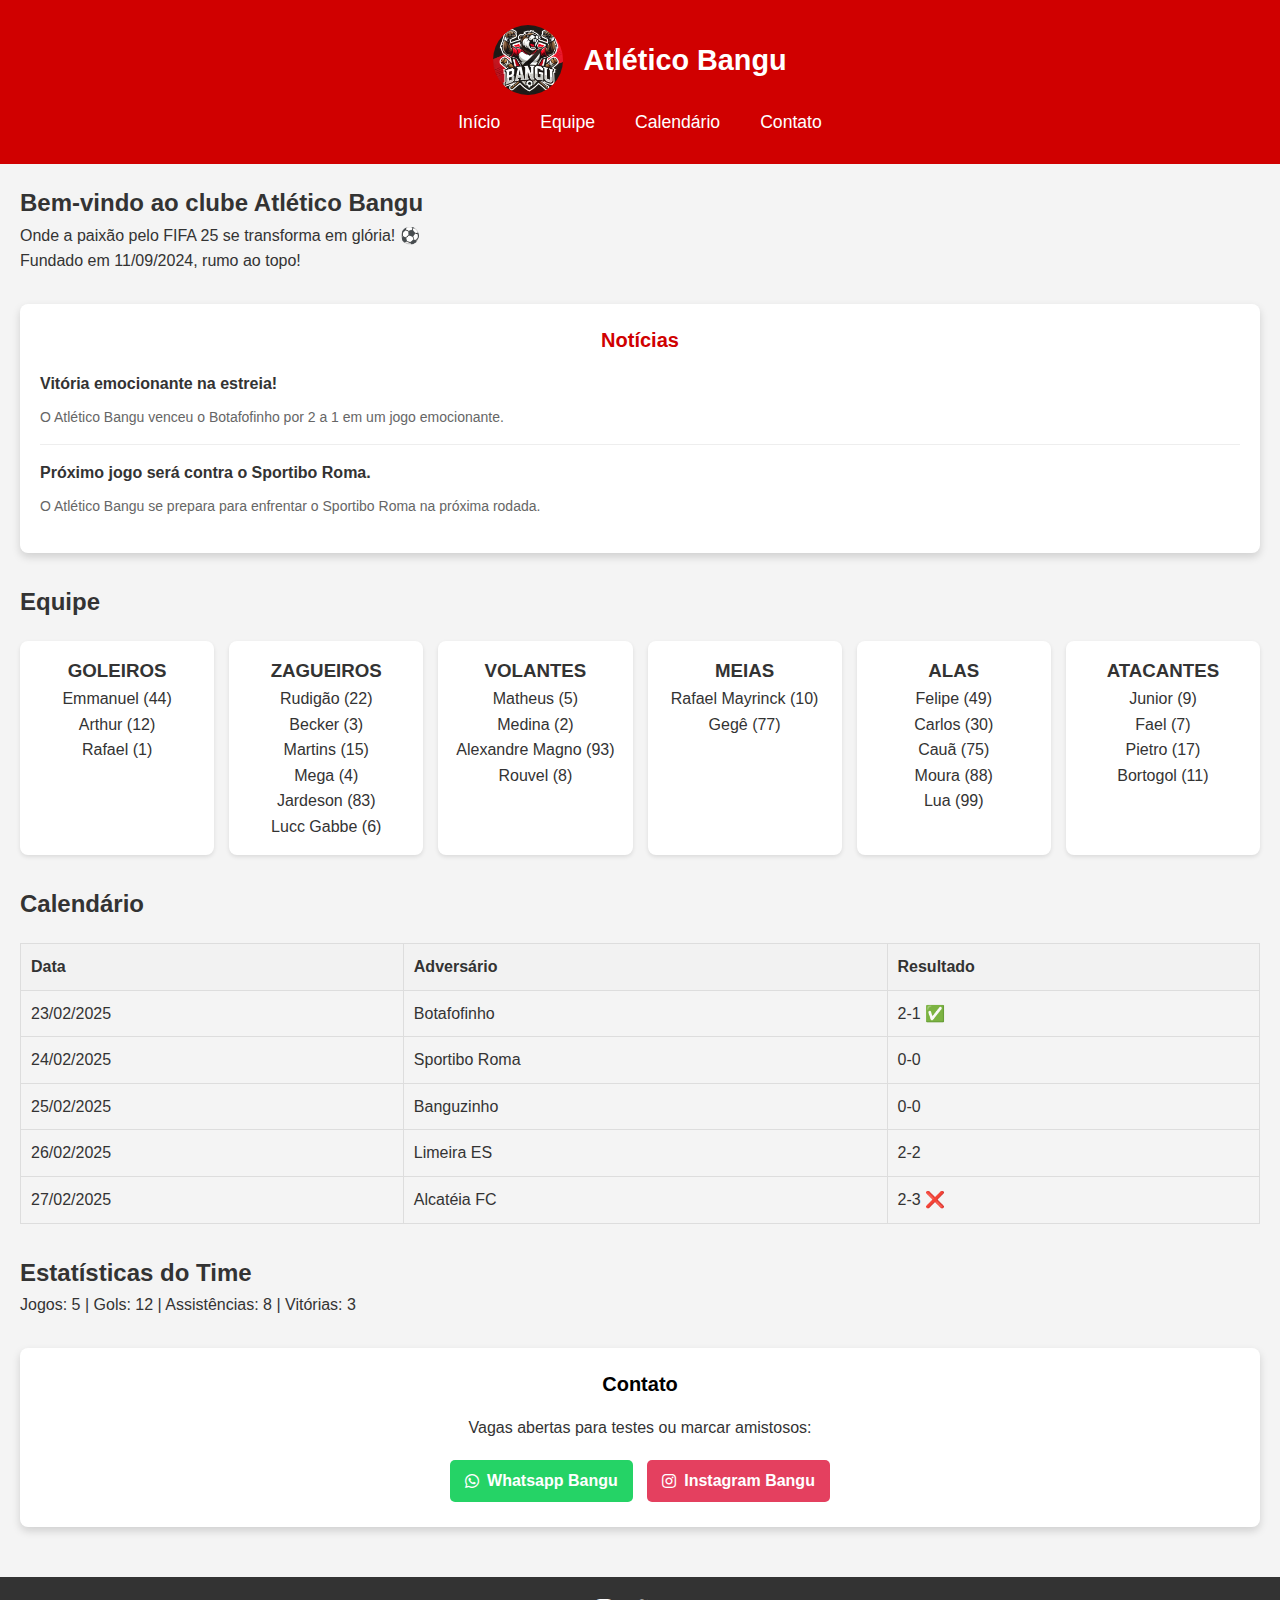
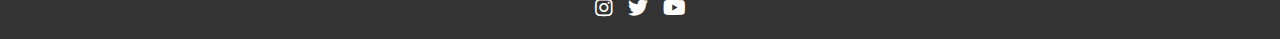
<file: index.html>
<!DOCTYPE html>
<html lang="pt-br">
<head>
    <meta charset="UTF-8">
    <meta name="viewport" content="width=device-width, initial-scale=1.0">
    <title>Atlético Bangu Oficial</title>
    <link rel="stylesheet" href="styles.css">
    <link rel="stylesheet" href="https://cdnjs.cloudflare.com/ajax/libs/font-awesome/5.15.3/css/all.min.css">
</head>
<body>
    <header class="mobile-nav">
        <div class="logo-container">
            <img src="imagens/logo.jpg" alt="Mascote Bangu Pro Clubs" class="logo">
            <h1>Atlético Bangu</h1>
        </div>
        <nav>
            <ul>
                <li><a href="#home">Início</a></li>
                <li><a href="#equipe">Equipe</a></li>
                <li><a href="#calendario">Calendário</a></li>
                <li><a href="#contato">Contato</a></li>
            </ul>
        </nav>
    </header>
    <main class="content">
        <section id="home" class="section">
            <h2>Bem-vindo ao clube Atlético Bangu</h2>
            <p>Onde a paixão pelo FIFA 25 se transforma em glória! ⚽</p>
            <p>Fundado em 11/09/2024, rumo ao topo! </p>
        </section>
        <section id="noticias" class="section noticias-destaque">
            <h2>Notícias</h2>
            <div class="noticia">
                <h3>Vitória emocionante na estreia!</h3>
                <p>O Atlético Bangu venceu o Botafofinho por 2 a 1 em um jogo emocionante.</p>
            </div>
            <div class="noticia">
                <h3>Próximo jogo será contra o Sportibo Roma.</h3>
                <p>O Atlético Bangu se prepara para enfrentar o Sportibo Roma na próxima rodada.</p>
            </div>
        </section>
        <section id="equipe" class="section">
            <h2>Equipe</h2>
            <div class="grid-container">
                <div class="posicao">
                    <h3>GOLEIROS</h3>
                    <p>Emmanuel (44)<br>Arthur (12)<br>Rafael (1)</p>
                </div>
                <div class="posicao">
                    <h3>ZAGUEIROS</h3>
                    <p>Rudigão (22)<br>Becker (3)<br>Martins (15)<br>Mega (4)<br>Jardeson (83)<br>Lucc Gabbe (6)</p>
                </div>
                <div class="posicao">
                    <h3>VOLANTES</h3>
                    <p>Matheus (5)<br>Medina (2)<br>Alexandre Magno (93)<br>Rouvel (8)</p>
                </div>
                <div class="posicao">
                    <h3>MEIAS</h3>
                    <p>Rafael Mayrinck (10)<br>Gegê (77)</p>
                </div>
                <div class="posicao">
                    <h3>ALAS</h3>
                    <p>Felipe (49)<br>Carlos (30)<br>Cauã (75)<br>Moura (88)<br>Lua (99)</p>
                </div>
                <div class="posicao">
                    <h3>ATACANTES</h3>
                    <p>Junior (9)<br>Fael (7)<br>Pietro (17)<br>Bortogol (11)</p>
                </div>
            </div>
        </section>
        <section id="calendario" class="section">
            <h2>Calendário</h2>
            <table>
                <tr><th>Data</th><th>Adversário</th><th>Resultado</th></tr>
                <tr data-imagem="imagens/copapistao54.jpg" data-detalhes='{"gols": ["Júnior (2)"], "assistencias": ["Gegê (1)"], "resumo": "Jogo emocionante com vitória apertada."}'><td>23/02/2025</td><td>Botafofinho</td><td>2-1 ✅</td></tr>
                <tr data-imagem="imagens/copapistao54.jpg" data-detalhes='{"gols": [], "assistencias": [], "resumo": "Jogo difícil, empate sem gols."}'><td>24/02/2025</td><td>Sportibo Roma</td><td>0-0 </td></tr>
                <tr data-imagem="imagens/copapistao54.jpg" data-detalhes='{"gols": [], "assistencias": [], "resumo": "Jogo equilibrado, empate sem gols."}'><td>25/02/2025</td><td>Banguzinho</td><td>0-0 </td></tr>
                <tr data-imagem="imagens/copapistao54.jpg" data-detalhes='{"gols": ["Bruno (1)", "Júnior (1)"], "assistencias": ["Mayrinck (1)", "Gegê (1)"], "resumo": "Jogo disputado, empate com gols."}'><td>26/02/2025</td><td>Limeira ES</td><td>2-2 </td></tr>
                <tr data-imagem="imagens/copapistao54.jpg" data-detalhes='{"gols": ["Júnior (2)"], "assistencias": ["Bruno (1)"], "resumo": "Jogo difícil, derrota apertada."}'><td>27/02/2025</td><td>Alcatéia FC</td><td>2-3 ❌</td></tr>
            </table>
        </section>
        <section id="estatisticas" class="section">
            <h2>Estatísticas do Time</h2>
            <p>Jogos: 5 | Gols: 12 | Assistências: 8 | Vitórias: 3</p>
        </section>
        <section id="contato" class="section contato-section">
            <h2>Contato</h2>
            <p>Vagas abertas para testes ou marcar amistosos:</p>
            <a href="https://api.whatsapp.com/send?phone=5588997263753" target="_blank" class="whatsapp-link">
                <i class="fab fa-whatsapp"></i>Whatsapp Bangu
            </a>
            <a href="https://www.instagram.com/atletico_bangu_esports/" target="_blank" class="instagram-link">
                <i class="fab fa-instagram"></i>Instagram Bangu
            </a>
        </section>
    </main>
    <div id="modal-partida" class="modal">
        <span class="fechar-modal">&times;</span>
        <div class="modal-conteudo">
            <h2 id="modal-titulo-partida"></h2>
            <p><strong>Gols:</strong></p>
            <ul id="modal-gols"></ul>
            <p><strong>Assistências:</strong></p>
            <ul id="modal-assistencias"></ul>
            <p><strong>Resumo:</strong></p>
            <p id="modal-resumo"></p>
        </div>
    </div>
    <footer>
        <div class="redes-sociais">
            <a href="#" class="rede-social"><i class="fab fa-instagram"></i></a>
            <a href="#" class="rede-social"><i class="fab fa-twitter"></i></a>
            <a href="#" class="rede-social"><i class="fab fa-youtube"></i></a>
        </div>
    </footer>
    <script src="script.js"></script>
</body>
</html>
</file>
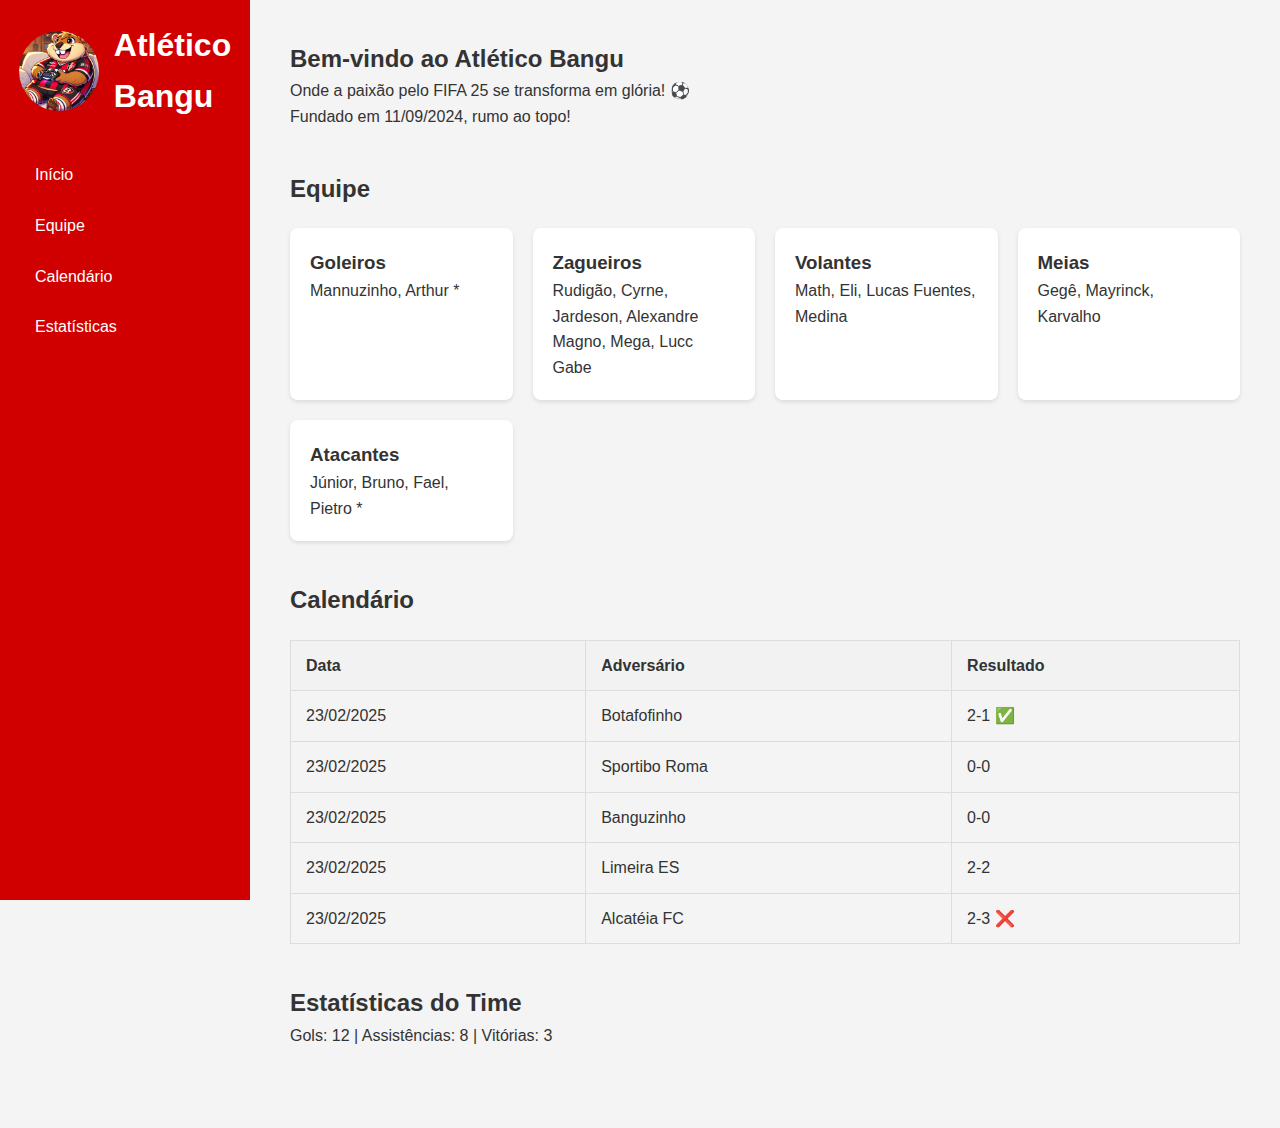
<file: bangufc/index.html>
<!DOCTYPE html>
<html lang="pt-br">
<head>
    <meta charset="UTF-8">
    <meta name="viewport" content="width=device-width, initial-scale=1.0">
    <title>Atlético Bangu Oficial </title>
    <link rel="stylesheet" href="styles.css">
</head>
<body>
    <div class="container">
        <aside class="sidebar">
            <div class="logo-container">
                <img src="imagens/logo.jpg" alt="Mascote Bangu Pro Clubs" class="logo">
                <h1>Atlético Bangu</h1>
            </div>
            <nav>
                <ul>
                    <li><a href="#home">Início</a></li>
                    <li><a href="#equipe">Equipe</a></li>
                    <li><a href="#calendario">Calendário</a></li>
                    <li><a href="#estatisticas">Estatísticas</a></li>
                </ul>
            </nav>
        </aside>
        <main class="content">
            <section id="home" class="section">
                <h2>Bem-vindo ao Atlético Bangu</h2>
                <p>Onde a paixão pelo FIFA 25 se transforma em glória! ⚽</p>
                <p>Fundado em 11/09/2024, rumo ao topo! </p>
            </section>
            <section id="equipe" class="section">
                <h2>Equipe</h2>
                <div class="grid-container">
                    <div class="posicao">
                        <h3>Goleiros</h3>
                        <p>Mannuzinho, Arthur *</p>
                    </div>
                    <div class="posicao">
                        <h3>Zagueiros</h3>
                        <p>Rudigão, Cyrne, Jardeson, Alexandre Magno, Mega, Lucc Gabe</p>
                    </div>
                    <div class="posicao">
                        <h3>Volantes</h3>
                        <p>Math, Eli, Lucas Fuentes, Medina</p>
                    </div>
                    <div class="posicao">
                        <h3>Meias</h3>
                        <p>Gegê, Mayrinck, Karvalho</p>
                    </div>
                    <div class="posicao">
                        <h3>Atacantes</h3>
                        <p>Júnior, Bruno, Fael, Pietro *</p>
                    </div>
                </div>
            </section>
            <section id="calendario" class="section">
                <h2>Calendário</h2>
                <table>
                    <tr><th>Data</th><th>Adversário</th><th>Resultado</th></tr>
                    <tr data-imagem="imagens/copapistao54.jpg"><td>23/02/2025</td><td>Botafofinho</td><td>2-1 ✅</td></tr>
                    <tr data-imagem="imagens/copapistao54.jpg"><td>23/02/2025</td><td>Sportibo Roma</td><td>0-0 </td></tr>
                    <tr data-imagem="imagens/copapistao54.jpg"><td>23/02/2025</td><td>Banguzinho</td><td>0-0 </td></tr>
                    <tr data-imagem="imagens/copapistao54.jpg"><td>23/02/2025</td><td>Limeira ES</td><td>2-2 </td></tr>
                    <tr data-imagem="imagens/copapistao54.jpg"><td>23/02/2025</td><td>Alcatéia FC</td><td>2-3 ❌</td></tr>
                </table>
            </section>
            <section id="estatisticas" class="section">
                <h2>Estatísticas do Time</h2>
                <p> Gols: 12 | Assistências: 8 | Vitórias: 3</p>
            </section>
        </main>
    </div>

    <div id="modal-imagem" class="modal">
        <span class="fechar-modal">&times;</span>
        <img class="modal-conteudo" id="imagem-modal">
    </div>

    <script src="script.js"></script>
</body>
</html>
</file>
<file: styles.css>
* {
    margin: 0;
    padding: 0;
    box-sizing: border-box;
    font-family: 'Segoe UI', Tahoma, Geneva, Verdana, sans-serif;
}

body {
    background-color: #f4f4f4;
    color: #333;
    line-height: 1.6;
}

.mobile-nav {
    background-color: #d00000;
    color: white;
    display: flex;
    flex-direction: column;
    align-items: center;
    overflow: hidden; 
    padding: 15px 0; /* Aumentado o padding vertical */
}

.mobile-nav .logo-container {
    display: flex;
    align-items: center;
    padding: 5px 0; 
}

.mobile-nav .logo {
    width: 30px;
    border-radius: 50%;
    margin-right: 5px;
}

.mobile-nav h1 {
    font-size: 1.1em; /* Aumentado um pouco o tamanho da fonte */
}

.mobile-nav nav ul {
    list-style: none;
    display: flex;
    flex-direction: row;
    flex-wrap: wrap;
    justify-content: center;
    align-items: center;
    width: 100%;
    padding: 8px 0; /* Aumentado o padding vertical */
}

.mobile-nav nav ul li a {
    color: white;
    text-decoration: none;
    padding: 5px 10px;
    margin: 3px;
    border-radius: 5px;
    font-size: 0.9em; /* Aumentado um pouco o tamanho da fonte */
    white-space: nowrap;
}

.mobile-nav nav ul li a:hover {
    background-color: rgba(255, 255, 255, 0.3);
}

.content {
    padding: 20px;
}

.section {
    margin-bottom: 30px;
}

.grid-container {
    display: grid;
    grid-template-columns: repeat(auto-fit, minmax(150px, 1fr));
    gap: 15px;
    margin-top: 20px;
}

.posicao {
    background-color: #fff;
    padding: 15px;
    border-radius: 8px;
    box-shadow: 0 2px 4px rgba(0, 0, 0, 0.1);
    text-align: center;
}

table {
    width: 100%;
    border-collapse: collapse;
    margin-top: 20px;
}

th, td {
    border: 1px solid #ddd;
    padding: 10px;
    text-align: left;
}

th {
    background-color: #f2f2f2;
}

.modal {
    display: none;
    position: fixed;
    z-index: 1;
    left: 0;
    top: 0;
    width: 100%;
    height: 100%;
    overflow: auto;
    background-color: rgb(0,0,0);
    background-color: rgba(0,0,0,0.9);
    display: flex;
    justify-content: center;
    align-items: center;
}

.modal-conteudo {
    background-color: #fefefe;
    padding: 20px;
    border: 1px solid #888;
    width: 90%;
    max-width: 600px;
    position: relative;
    text-align: center;
}

.fechar-modal {
    color: #aaa;
    float: right;
    font-size: 28px;
    font-weight: bold;
}

.fechar-modal:hover,
.fechar-modal:focus {
    color: black;
    text-decoration: none;
    cursor: pointer;
}

.noticias-destaque {
    background-color: #fff;
    padding: 20px;
    border-radius: 8px;
    box-shadow: 0 4px 8px rgba(0, 0, 0, 0.15);
}

.noticias-destaque h2 {
    font-size: 20px;
    margin-bottom: 15px;
    text-align: center;
    color: #d00000;
}

.noticias-destaque .noticia {
    border-bottom: 1px solid #eee;
    padding-bottom: 15px;
    margin-bottom: 15px;
}

.noticias-destaque .noticia:last-child {
    border-bottom: none;
    margin-bottom: 0;
}

.noticias-destaque .noticia h3 {
    font-size: 16px;
    margin-bottom: 10px;
    color: #333;
}

.noticias-destaque .noticia p {
    font-size: 14px;
    line-height: 1.6;
    color: #666;
}

.contato-section {
    background-color: #fff;
    padding: 20px;
    border-radius: 8px;
    box-shadow: 0 4px 8px rgba(0, 0, 0, 0.15);
    text-align: center;
}

.contato-section h2 {
    font-size: 20px;
    margin-bottom: 15px;
    color: #000000;
}

.contato-section p {
    margin-bottom: 15px;
}

.whatsapp-link,
.instagram-link {
    display: inline-flex;
    align-items: center;
    justify-content: center;
    background-color: #25d366;
    color: #fff;
    padding: 8px 15px;
    text-decoration: none;
    border-radius: 5px;
    font-weight: bold;
    transition: background-color 0.3s ease;
    margin: 5px;
}

.instagram-link {
    background-color: #e4405f;
}

.whatsapp-link i,
.instagram-link i {
    margin-right: 8px;
}

.whatsapp-link:hover {
    background-color: #128c7e;
}

.instagram-link:hover {
    background-color: #c2133e;
}

footer {
    background-color: #333;
    color: #fff;
    text-align: center;
    padding: 15px 0;
}

.redes-sociais {
    display: flex;
    justify-content: center;
    gap: 15px;
}

.rede-social {
    color: #fff;
    font-size: 20px;
    text-decoration: none;
}

/* Media query para telas maiores (tablets e desktops) */
@media (min-width: 768px) {
    .mobile-nav {
        padding: 20px;
    }

    .mobile-nav .logo {
        width: 70px;
        margin-right: 20px;
    }

    .mobile-nav h1 {
        font-size: 1.8em;
    }

    .mobile-nav nav ul {
        flex-wrap: nowrap;
        justify-content: space-around;
    }

    .mobile-nav nav ul li a {
        margin: 0 10px;
        font-size: 1.1em;
    }
}
</file>
<file: bangufc/styles.css>
* {
    margin: 0;
    padding: 0;
    box-sizing: border-box;
    font-family: 'Segoe UI', Tahoma, Geneva, Verdana, sans-serif;
}

body {
    background-color: #f4f4f4;
    color: #333;
    line-height: 1.6;
}

.container {
    display: flex;
    width: 100%;
}

.sidebar {
    background-color: #d00000;
    color: white;
    width: 250px;
    padding: 20px;
    height: 100vh;
    display: flex;
    flex-direction: column;
}

.logo-container {
    display: flex;
    align-items: center;
    justify-content: center;
    margin-bottom: 30px;
}

.logo {
    width: 80px;
    border-radius: 50%;
    margin-right: 15px;
}

nav ul {
    list-style: none;
    padding: 0;
}

nav ul li a {
    color: white;
    text-decoration: none;
    padding: 10px 15px;
    display: block;
    transition: background-color 0.3s ease;
    border-radius: 5px;
    margin-bottom: 5px;
}

nav ul li a:hover {
    background-color: #b30000;
}

.content {
    flex-grow: 1;
    padding: 40px;
}

.section {
    margin-bottom: 40px;
}

.grid-container {
    display: grid;
    grid-template-columns: repeat(auto-fit, minmax(200px, 1fr));
    gap: 20px;
    margin-top: 20px;
}

.posicao {
    background-color: #fff;
    padding: 20px;
    border-radius: 8px;
    box-shadow: 0 2px 4px rgba(0, 0, 0, 0.1);
}

table {
    width: 100%;
    border-collapse: collapse;
    margin-top: 20px;
}

th, td {
    border: 1px solid #ddd;
    padding: 12px 15px;
    text-align: left;
}

th {
    background-color: #f2f2f2;
}

/* Estilos para o modal */
.modal {
    display: none;
    position: fixed;
    z-index: 1;
    left: 0;
    top: 0;
    width: 100%;
    height: 100%;
    overflow: auto;
    background-color: rgb(0,0,0);
    background-color: rgba(0,0,0,0.9);
}

.modal-conteudo {
    margin: auto;
    display: block;
    width: 80%;
    max-width: 700px;
}

.fechar-modal {
    position: absolute;
    top: 15px;
    right: 35px;
    color: #f1f1f1;
    font-size: 40px;
    font-weight: bold;
    transition: 0.3s;
}

.fechar-modal:hover,
.fechar-modal:focus {
    color: #bbb;
    text-decoration: none;
    cursor: pointer;
}

/* Estilos responsivos */
@media screen and (max-width: 768px) {
    .container {
        flex-direction: column;
    }

    .sidebar {
        width: 100%;
        height: auto;
    }

    .content {
        padding: 20px;
    }
}
</file>
